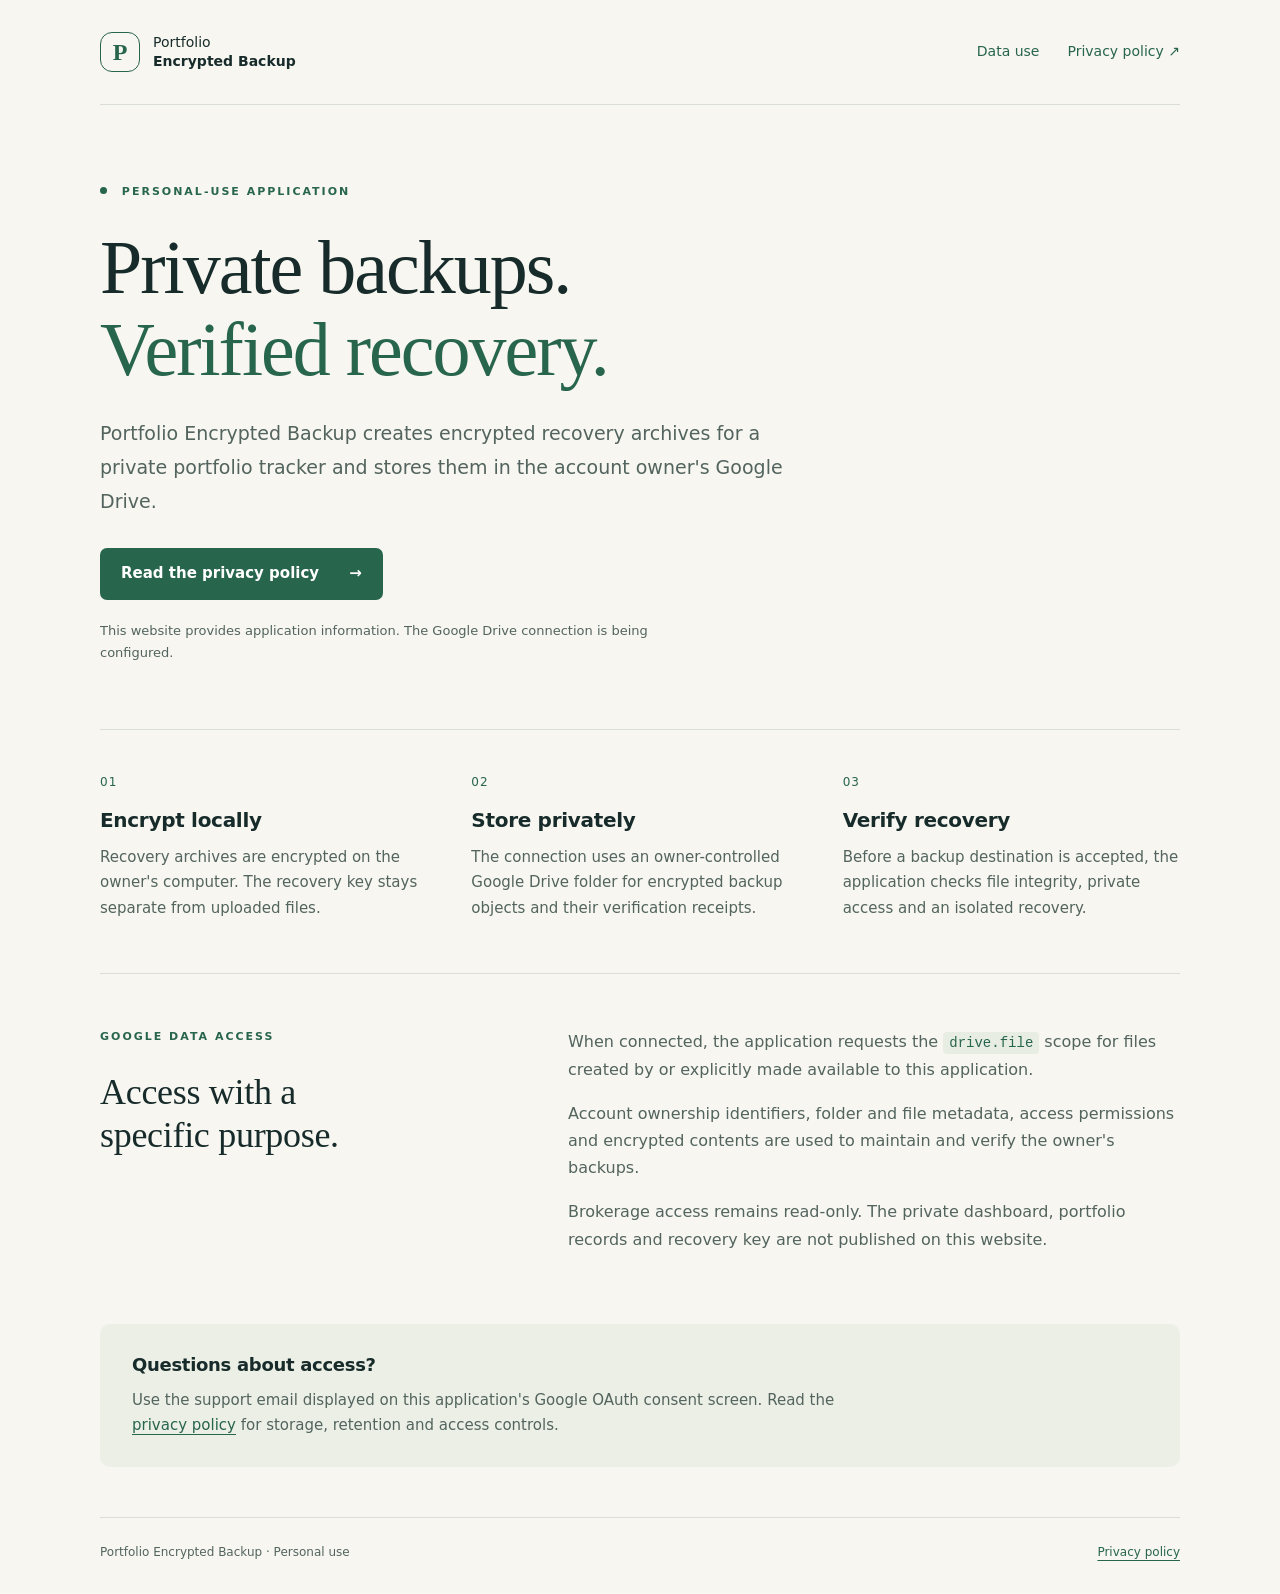
<file: index.html>
<!doctype html>
<html lang="en">
<head>
  <meta charset="utf-8">
  <meta name="viewport" content="width=device-width, initial-scale=1">
  <meta name="google-site-verification" content="ToSJjYGt8Gd4zb57g3XJEk2CZhrFzYF6CpKgphdo_Cw">
  <meta name="description" content="Portfolio Encrypted Backup: a personal utility for encrypted recovery archives in the account owner's Google Drive.">
  <title>Portfolio Encrypted Backup</title>
  <link rel="stylesheet" href="styles.css">
</head>
<body>
  <a class="skip" href="#main">Skip to content</a>
  <header class="shell masthead">
    <a class="brand" href="./" aria-label="Portfolio Encrypted Backup home"><span class="mark" aria-hidden="true">P</span><span>Portfolio<br><strong>Encrypted Backup</strong></span></a>
    <nav aria-label="Main navigation"><a href="#data-use">Data use</a><a href="privacy.html">Privacy policy <span aria-hidden="true">↗</span></a></nav>
  </header>
  <main id="main" class="shell">
    <section class="hero">
      <p class="eyebrow"><span class="dot" aria-hidden="true"></span> PERSONAL-USE APPLICATION</p>
      <h1>Private backups.<br><span>Verified recovery.</span></h1>
      <p class="lead">Portfolio Encrypted Backup creates encrypted recovery archives for a private portfolio tracker and stores them in the account owner's Google Drive.</p>
      <a class="button" href="privacy.html">Read the privacy policy <span aria-hidden="true">→</span></a>
      <p class="caption">This website provides application information. The Google Drive connection is being configured.</p>
    </section>
    <section class="principles" aria-label="Backup principles">
      <article><span class="number">01</span><h2>Encrypt locally</h2><p>Recovery archives are encrypted on the owner's computer. The recovery key stays separate from uploaded files.</p></article>
      <article><span class="number">02</span><h2>Store privately</h2><p>The connection uses an owner-controlled Google Drive folder for encrypted backup objects and their verification receipts.</p></article>
      <article><span class="number">03</span><h2>Verify recovery</h2><p>Before a backup destination is accepted, the application checks file integrity, private access and an isolated recovery.</p></article>
    </section>
    <section id="data-use" class="detail">
      <div><p class="eyebrow">GOOGLE DATA ACCESS</p><h2>Access with a<br>specific purpose.</h2></div>
      <div class="detail-copy"><p>When connected, the application requests the <code>drive.file</code> scope for files created by or explicitly made available to this application.</p><p>Account ownership identifiers, folder and file metadata, access permissions and encrypted contents are used to maintain and verify the owner's backups.</p><p>Brokerage access remains read-only. The private dashboard, portfolio records and recovery key are not published on this website.</p></div>
    </section>
    <section class="support" aria-labelledby="support-heading"><h2 id="support-heading">Questions about access?</h2><p>Use the support email displayed on this application's Google OAuth consent screen. Read the <a href="privacy.html">privacy policy</a> for storage, retention and access controls.</p></section>
  </main>
  <footer class="shell footer"><span>Portfolio Encrypted Backup · Personal use</span><a href="privacy.html">Privacy policy</a></footer>
</body>
</html>
</file>
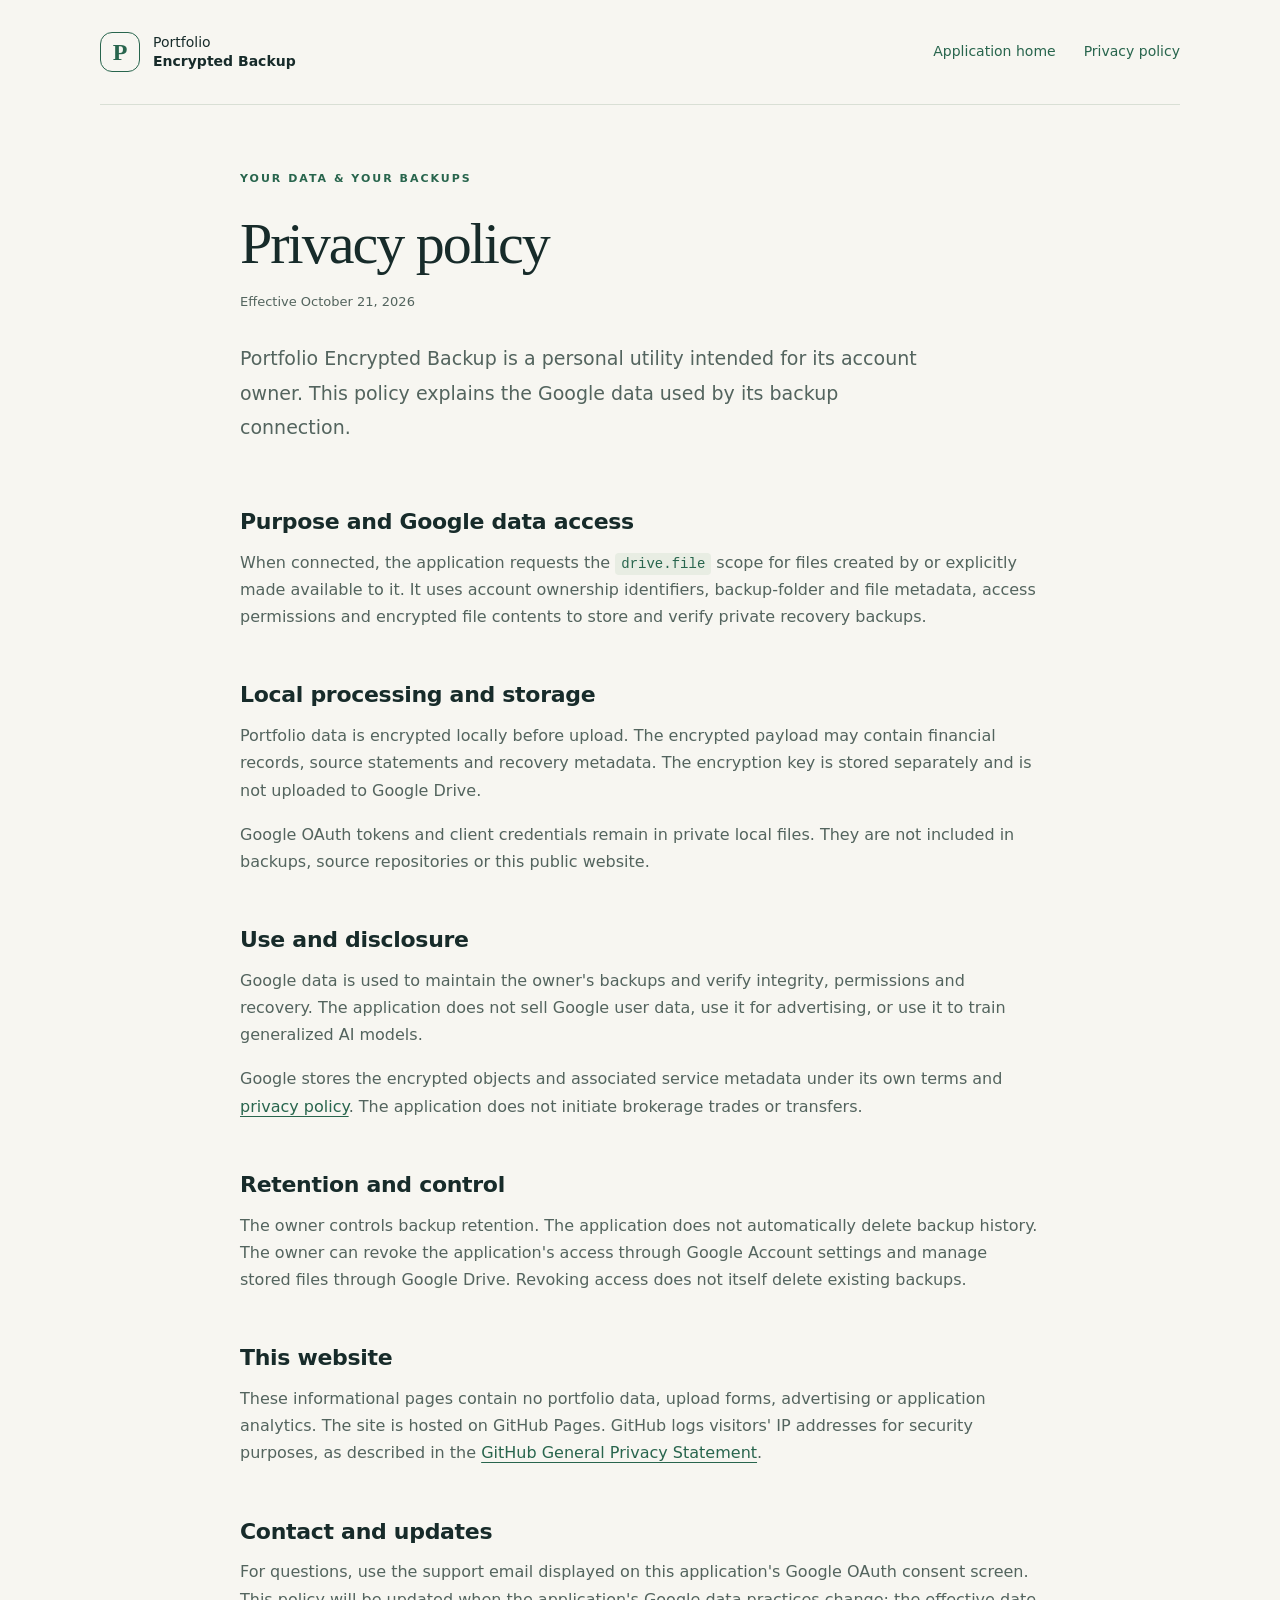
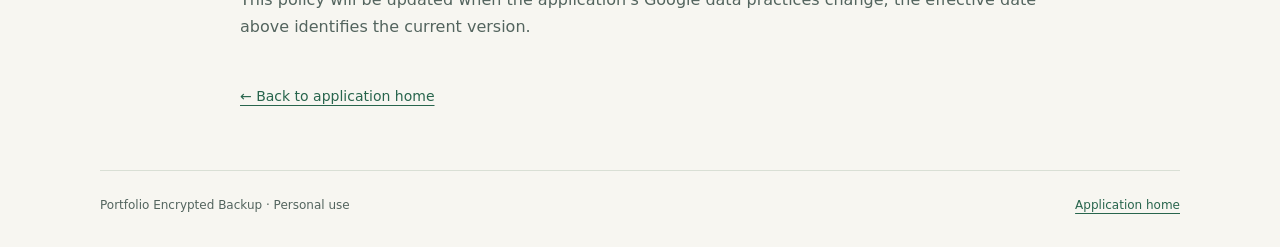
<file: privacy.html>
<!doctype html>
<html lang="en">
<head>
  <meta charset="utf-8">
  <meta name="viewport" content="width=device-width, initial-scale=1">
  <meta name="description" content="How Portfolio Encrypted Backup accesses, uses and stores Google user data.">
  <title>Privacy policy · Portfolio Encrypted Backup</title>
  <link rel="stylesheet" href="styles.css">
</head>
<body>
  <a class="skip" href="#main">Skip to content</a>
  <header class="shell masthead"><a class="brand" href="./"><span class="mark" aria-hidden="true">P</span><span>Portfolio<br><strong>Encrypted Backup</strong></span></a><nav aria-label="Main navigation"><a href="./">Application home</a><a href="privacy.html" aria-current="page">Privacy policy</a></nav></header>
  <main id="main" class="shell policy">
    <p class="eyebrow">YOUR DATA &amp; YOUR BACKUPS</p>
    <h1>Privacy policy</h1>
    <p class="caption">Effective October 21, 2026</p>
    <p class="lead">Portfolio Encrypted Backup is a personal utility intended for its account owner. This policy explains the Google data used by its backup connection.</p>
    <section><h2>Purpose and Google data access</h2><p>When connected, the application requests the <code>drive.file</code> scope for files created by or explicitly made available to it. It uses account ownership identifiers, backup-folder and file metadata, access permissions and encrypted file contents to store and verify private recovery backups.</p></section>
    <section><h2>Local processing and storage</h2><p>Portfolio data is encrypted locally before upload. The encrypted payload may contain financial records, source statements and recovery metadata. The encryption key is stored separately and is not uploaded to Google Drive.</p><p>Google OAuth tokens and client credentials remain in private local files. They are not included in backups, source repositories or this public website.</p></section>
    <section><h2>Use and disclosure</h2><p>Google data is used to maintain the owner's backups and verify integrity, permissions and recovery. The application does not sell Google user data, use it for advertising, or use it to train generalized AI models.</p><p>Google stores the encrypted objects and associated service metadata under its own terms and <a href="https://policies.google.com/privacy">privacy policy</a>. The application does not initiate brokerage trades or transfers.</p></section>
    <section><h2>Retention and control</h2><p>The owner controls backup retention. The application does not automatically delete backup history. The owner can revoke the application's access through Google Account settings and manage stored files through Google Drive. Revoking access does not itself delete existing backups.</p></section>
    <section><h2>This website</h2><p>These informational pages contain no portfolio data, upload forms, advertising or application analytics. The site is hosted on GitHub Pages. GitHub logs visitors' IP addresses for security purposes, as described in the <a href="https://docs.github.com/en/site-policy/privacy-policies/github-general-privacy-statement">GitHub General Privacy Statement</a>.</p></section>
    <section><h2>Contact and updates</h2><p>For questions, use the support email displayed on this application's Google OAuth consent screen. This policy will be updated when the application's Google data practices change; the effective date above identifies the current version.</p></section>
    <a class="back" href="./">← Back to application home</a>
  </main>
  <footer class="shell footer"><span>Portfolio Encrypted Backup · Personal use</span><a href="./">Application home</a></footer>
</body>
</html>
</file>
<file: styles.css>
:root{color-scheme:light;--paper:#f7f6f1;--ink:#172b2a;--muted:#53645e;--green:#28654d;--line:#d9dfd5}
*{box-sizing:border-box}html{scroll-behavior:smooth}body{margin:0;background:var(--paper);color:var(--ink);font:17px/1.7 system-ui,-apple-system,BlinkMacSystemFont,"Segoe UI",sans-serif}a{color:var(--green);text-underline-offset:4px}a:focus-visible{outline:3px solid var(--green);outline-offset:5px}.shell{width:min(1080px,calc(100% - 64px));margin:auto}.masthead{display:flex;align-items:center;justify-content:space-between;padding:32px 0;border-bottom:1px solid var(--line)}.brand{display:flex;gap:13px;align-items:center;text-decoration:none;color:var(--ink);font-size:14px;line-height:1.35}.brand strong{font-weight:650}.mark{display:grid;place-items:center;width:40px;height:40px;border:1px solid var(--green);border-radius:12px;font:600 24px Georgia,serif;color:var(--green)}nav{display:flex;gap:28px;font-size:14px}nav a{text-decoration:none}.hero{padding:78px 0 65px;max-width:780px}.eyebrow{font-size:11px;letter-spacing:2px;font-weight:700;color:var(--green);margin:0 0 24px}.dot{display:inline-block;width:7px;height:7px;border-radius:50%;background:var(--green);margin-right:9px;vertical-align:1px}h1{font:500 clamp(44px,6.1vw,76px)/1.08 Georgia,"Times New Roman",serif;letter-spacing:-2px;margin:0 0 26px}h1 span{color:var(--green)}.lead{font-size:19px;line-height:1.8;color:var(--muted);max-width:690px;margin:0 0 30px}.button{display:inline-flex;gap:30px;align-items:center;background:var(--green);color:white;padding:13px 21px;border-radius:7px;text-decoration:none;font-size:15px;font-weight:600}.caption{font-size:13px;color:var(--muted);max-width:570px;margin:20px 0 0}.principles{display:grid;grid-template-columns:repeat(3,1fr);gap:34px;border-top:1px solid var(--line);padding:36px 0 52px}.number{font-size:12px;letter-spacing:1px;color:var(--green)}h2{font-size:20px;line-height:1.4;letter-spacing:-.3px;margin:11px 0}p{margin:0 0 17px}.principles p{font-size:15px;color:var(--muted);margin:0}.detail{display:grid;grid-template-columns:1fr 1.5fr;gap:60px;border-top:1px solid var(--line);padding:54px 0}.detail h2{font:500 36px/1.2 Georgia,serif}.detail-copy{font-size:16px;color:var(--muted)}code{font:14px ui-monospace,SFMono-Regular,Consolas,monospace;color:var(--green);background:#e8ede3;padding:3px 6px;border-radius:4px}.support{background:#ecefe6;border-radius:10px;padding:28px 32px;margin:0 0 50px}.support h2{font-size:18px;margin-top:0}.support p{font-size:15px;max-width:740px;color:var(--muted);margin-bottom:0}.footer{display:flex;justify-content:space-between;gap:20px;border-top:1px solid var(--line);padding:24px 0 32px;color:var(--muted);font-size:12px}.policy{max-width:800px;padding-top:65px;padding-bottom:60px}.policy h1{font-size:58px}.policy>.caption{margin:-10px 0 28px}.policy section{padding-top:22px}.policy section h2{font-size:22px}.policy section p{font-size:16px;color:var(--muted)}.back{display:inline-block;margin-top:28px;font-size:14px}.skip{position:absolute;top:-100px;left:16px;background:var(--paper);padding:10px;z-index:10}.skip:focus{top:10px}
@media(max-width:640px){.shell{width:calc(100% - 36px)}.masthead{padding:22px 0;align-items:flex-start;gap:20px}nav{gap:14px;flex-wrap:wrap;justify-content:flex-end;font-size:12px;max-width:145px}.brand{font-size:12px;gap:9px}.mark{width:33px;height:36px;flex-shrink:0}.hero{padding:52px 0 40px}h1{letter-spacing:-1.2px}.lead{font-size:17px}.principles{grid-template-columns:1fr;gap:29px;padding:28px 0 38px}.principles h2{margin:5px 0}.detail{grid-template-columns:1fr;gap:12px;padding:36px 0}.detail h2 br{display:none}.detail h2{font-size:31px}.support{padding:23px;margin-bottom:35px}.footer{flex-wrap:wrap}.policy{padding-top:42px}.policy h1{font-size:44px}.eyebrow{font-size:10px;letter-spacing:1.4px}.policy section h2{font-size:20px}}
@media(prefers-reduced-motion:reduce){html{scroll-behavior:auto}}
</file>
